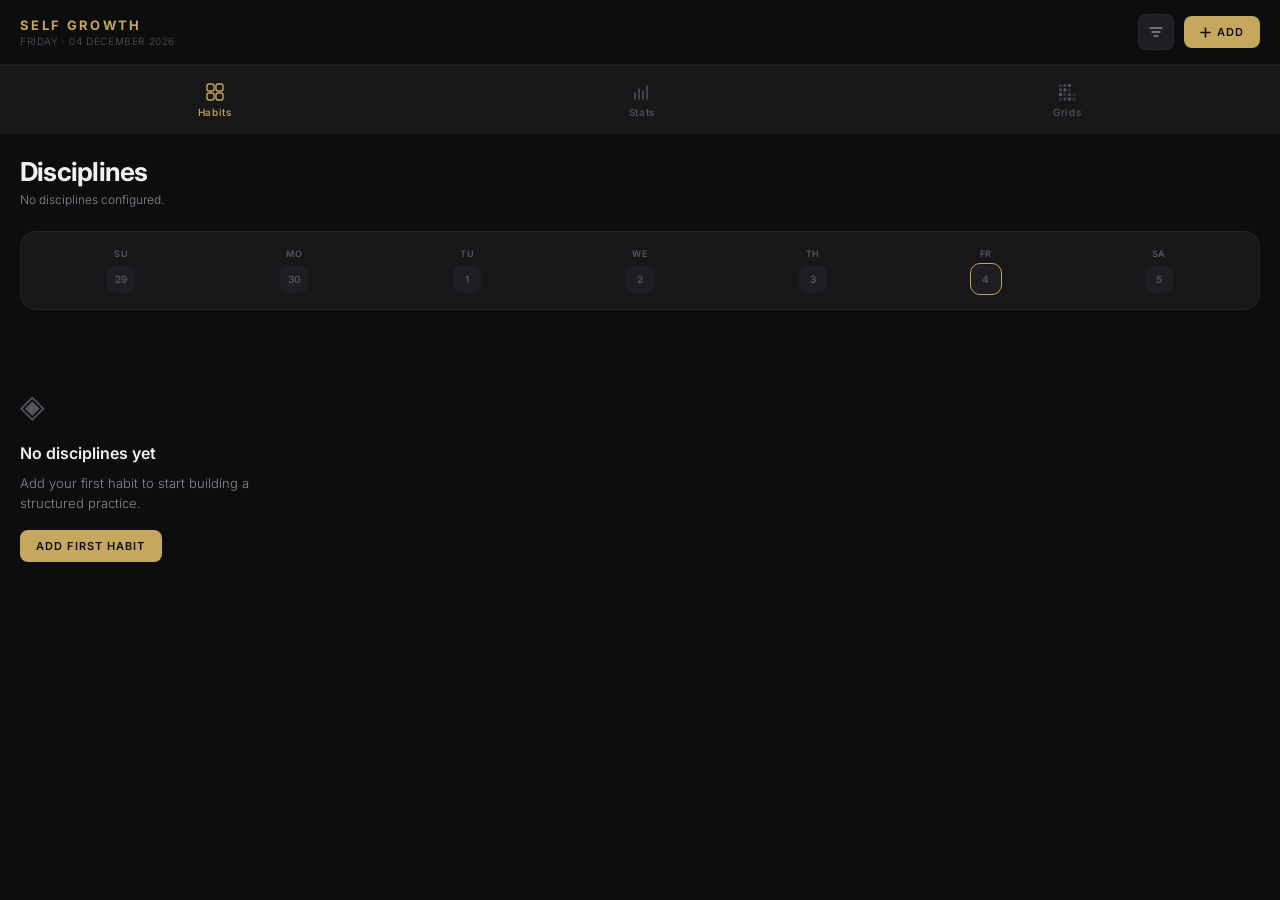
<file: index.html>
<!DOCTYPE html>
<html lang="en">
<head>
  <meta charset="UTF-8" />
  <meta name="viewport" content="width=device-width, initial-scale=1.0, viewport-fit=cover" />
  <meta name="apple-mobile-web-app-capable" content="yes" />
  <meta name="apple-mobile-web-app-status-bar-style" content="black-translucent" />
  <meta name="apple-mobile-web-app-title" content="Self Growth" />
  <meta name="theme-color" content="#0D0D0F" />
  <meta name="mobile-web-app-capable" content="yes" />
  <meta name="description" content="Self Growth — Executive Habit Tracker" />

  <!-- PWA Icons -->
  <link rel="apple-touch-icon" href="icon-512.png" />
  <link rel="manifest" href="manifest.json" />

  <title>Self Growth</title>
  <link href="https://fonts.googleapis.com/css2?family=Inter:wght@300;400;500;600;700&display=swap" rel="stylesheet" />
  <link rel="stylesheet" href="styles.css" />
</head>
<body>

<div class="app" id="app">

  <!-- ══ TOP BAR ══ -->
  <header class="topbar">
    <div class="topbar__brand">
      <span class="topbar__logo">SELF GROWTH</span>
      <span class="topbar__date" id="headerDate"></span>
    </div>
    <div class="topbar__actions">
      <button class="icon-btn" id="openSortBtn" title="Sort">
        <svg width="16" height="16" viewBox="0 0 16 16" fill="none">
          <path d="M2 4h12M4 8h8M6 12h4" stroke="currentColor" stroke-width="1.3" stroke-linecap="round"/>
        </svg>
      </button>
      <button class="btn btn--gold" id="openAddBtn">
        <svg width="11" height="11" viewBox="0 0 11 11" fill="none">
          <path d="M5.5 1v9M1 5.5h9" stroke="currentColor" stroke-width="1.6" stroke-linecap="round"/>
        </svg>
        ADD
      </button>
    </div>
  </header>

  <!-- ══ BOTTOM NAV ══ -->
  <nav class="bottom-nav" id="bottomNav">
    <button class="nav-btn active" data-tab="habits">
      <svg width="20" height="20" viewBox="0 0 20 20" fill="none">
        <rect x="2" y="2" width="7" height="7" rx="2" stroke="currentColor" stroke-width="1.4"/>
        <rect x="11" y="2" width="7" height="7" rx="2" stroke="currentColor" stroke-width="1.4"/>
        <rect x="2" y="11" width="7" height="7" rx="2" stroke="currentColor" stroke-width="1.4"/>
        <rect x="11" y="11" width="7" height="7" rx="2" stroke="currentColor" stroke-width="1.4"/>
      </svg>
      <span>Habits</span>
    </button>
    <button class="nav-btn" data-tab="stats">
      <svg width="20" height="20" viewBox="0 0 20 20" fill="none">
        <path d="M3 17V11M7 17V7M11 17V9M15 17V4" stroke="currentColor" stroke-width="1.4" stroke-linecap="round"/>
      </svg>
      <span>Stats</span>
    </button>
    <button class="nav-btn" data-tab="grids">
      <svg width="20" height="20" viewBox="0 0 20 20" fill="none">
        <rect x="2" y="2" width="3" height="3" rx="0.5" fill="currentColor" opacity="0.4"/>
        <rect x="6.5" y="2" width="3" height="3" rx="0.5" fill="currentColor" opacity="0.7"/>
        <rect x="11" y="2" width="3" height="3" rx="0.5" fill="currentColor"/>
        <rect x="2" y="6.5" width="3" height="3" rx="0.5" fill="currentColor" opacity="0.7"/>
        <rect x="6.5" y="6.5" width="3" height="3" rx="0.5" fill="currentColor"/>
        <rect x="11" y="6.5" width="3" height="3" rx="0.5" fill="currentColor" opacity="0.4"/>
        <rect x="2" y="11" width="3" height="3" rx="0.5" fill="currentColor"/>
        <rect x="6.5" y="11" width="3" height="3" rx="0.5" fill="currentColor" opacity="0.4"/>
        <rect x="11" y="11" width="3" height="3" rx="0.5" fill="currentColor" opacity="0.7"/>
        <rect x="15.5" y="11" width="3" height="3" rx="0.5" fill="currentColor" opacity="0.3"/>
        <rect x="2" y="15.5" width="3" height="3" rx="0.5" fill="currentColor" opacity="0.4"/>
        <rect x="6.5" y="15.5" width="3" height="3" rx="0.5" fill="currentColor" opacity="0.7"/>
        <rect x="11" y="15.5" width="3" height="3" rx="0.5" fill="currentColor"/>
        <rect x="15.5" y="15.5" width="3" height="3" rx="0.5" fill="currentColor" opacity="0.5"/>
      </svg>
      <span>Grids</span>
    </button>
  </nav>

  <!-- ══ TAB: HABITS ══ -->
  <main class="tab-content active" id="tab-habits">

    <div class="page-hero">
      <h1 class="page-hero__title">Disciplines</h1>
      <p class="page-hero__sub" id="heroSub">—</p>
    </div>

    <!-- Weekly mini progress -->
    <div class="week-strip" id="weekStrip"></div>

    <!-- Habit list -->
    <div class="habit-list" id="habitList"></div>

    <!-- Empty -->
    <div class="empty-state" id="emptyState" style="display:none">
      <div class="empty-icon">◈</div>
      <p class="empty-title">No disciplines yet</p>
      <p class="empty-body">Add your first habit to start building a structured practice.</p>
      <button class="btn btn--gold" id="emptyAddBtn">ADD FIRST HABIT</button>
    </div>

  </main>

  <!-- ══ TAB: STATS ══ -->
  <main class="tab-content" id="tab-stats">

    <div class="page-hero">
      <h1 class="page-hero__title">Analytics</h1>
      <p class="page-hero__sub">Performance overview</p>
    </div>

    <!-- Global score card -->
    <div class="score-card" id="scoreCard">
      <div class="score-card__label">DISCIPLINE SCORE</div>
      <div class="score-card__value" id="disciplineScore">—</div>
      <div class="score-card__bar-wrap">
        <div class="score-card__bar" id="disciplineBar"></div>
      </div>
      <div class="score-card__sub" id="disciplineScoreSub">—</div>
    </div>

    <!-- Stats grid -->
    <div class="stats-grid-2" id="statsGrid2"></div>

    <!-- Per-habit breakdown -->
    <div class="section-label">HABIT BREAKDOWN</div>
    <div class="habit-breakdown-list" id="habitBreakdown"></div>

    <!-- Widget Export -->
    <div class="section-label" style="margin-top:32px">SCRIPTABLE WIDGET</div>
    <div class="widget-export-card">
      <div class="widget-export-card__icon">⬡</div>
      <div class="widget-export-card__info">
        <div class="widget-export-card__title">Export Widget Data</div>
        <div class="widget-export-card__sub">Save JSON to iCloud Drive → Scriptable folder to power your home screen widget</div>
      </div>
      <button class="btn btn--gold" id="exportWidgetBtn">EXPORT</button>
    </div>

  </main>

  <!-- ══ TAB: GRIDS ══ -->
  <main class="tab-content" id="tab-grids">

    <div class="page-hero">
      <h1 class="page-hero__title">Activity Grids</h1>
      <p class="page-hero__sub">Year-long completion heatmaps</p>
    </div>

    <div class="grids-container" id="gridsContainer"></div>

    <div class="empty-state" id="gridsEmpty" style="display:none">
      <div class="empty-icon">▦</div>
      <p class="empty-title">No habits tracked</p>
      <p class="empty-body">Add habits to see your completion grids.</p>
    </div>

  </main>

</div>

<!-- ══ MODAL: ADD HABIT ══ -->
<div class="modal-overlay" id="addModal">
  <div class="modal">
    <div class="modal__header">
      <span class="modal__title">NEW DISCIPLINE</span>
      <button class="modal__close" id="closeAddModal">
        <svg width="13" height="13" viewBox="0 0 13 13" fill="none">
          <path d="M1 1l11 11M12 1L1 12" stroke="currentColor" stroke-width="1.4" stroke-linecap="round"/>
        </svg>
      </button>
    </div>
    <div class="modal__body">

      <div class="form-row">
        <label class="form-label">HABIT NAME</label>
        <input class="form-input" id="inputName" type="text" placeholder="e.g. Morning Meditation" maxlength="40" autocomplete="off" />
      </div>

      <div class="form-row">
        <label class="form-label">DAILY GOAL (COUNT)</label>
        <input class="form-input" id="inputGoal" type="number" placeholder="1" min="1" max="99" value="1" />
      </div>

      <div class="form-row">
        <label class="form-label">TYPE</label>
        <div class="type-toggle">
          <button class="type-btn active" data-type="build" id="btnBuild">BUILD</button>
          <button class="type-btn" data-type="break" id="btnBreak">BREAK</button>
        </div>
      </div>

      <div class="form-row">
        <label class="form-label">SYMBOL</label>
        <div class="emoji-grid" id="emojiGrid"></div>
      </div>

      <div class="form-row">
        <label class="form-label">ACCENT COLOR</label>
        <div class="color-grid" id="colorGrid"></div>
      </div>

      <div class="modal__footer">
        <button class="btn btn--ghost" id="cancelAddBtn">CANCEL</button>
        <button class="btn btn--gold" id="saveHabitBtn">CREATE</button>
      </div>
    </div>
  </div>
</div>

<!-- ══ MODAL: SORT ══ -->
<div class="modal-overlay" id="sortModal">
  <div class="modal modal--sm">
    <div class="modal__header">
      <span class="modal__title">SORT BY</span>
      <button class="modal__close" id="closeSortModal">
        <svg width="13" height="13" viewBox="0 0 13 13" fill="none">
          <path d="M1 1l11 11M12 1L1 12" stroke="currentColor" stroke-width="1.4" stroke-linecap="round"/>
        </svg>
      </button>
    </div>
    <div class="modal__body">
      <div class="sort-list">
        <button class="sort-item" data-sort="manual">Manual order</button>
        <button class="sort-item" data-sort="name">Name A → Z</button>
        <button class="sort-item" data-sort="streak">Longest streak</button>
        <button class="sort-item" data-sort="completion">Highest completion</button>
        <button class="sort-item" data-sort="created">Date created</button>
      </div>
    </div>
  </div>
</div>

<!-- ══ MODAL: HABIT DETAIL ══ -->
<div class="modal-overlay" id="detailModal">
  <div class="modal modal--full" id="detailModalInner">
    <div class="modal__header">
      <span class="modal__title" id="detailTitle">HABIT DETAIL</span>
      <button class="modal__close" id="closeDetailModal">
        <svg width="13" height="13" viewBox="0 0 13 13" fill="none">
          <path d="M1 1l11 11M12 1L1 12" stroke="currentColor" stroke-width="1.4" stroke-linecap="round"/>
        </svg>
      </button>
    </div>
    <div class="modal__body" id="detailBody"></div>
  </div>
</div>

<script src="script.js"></script>
</body>
</html>
</file>
<file: styles.css>
/* ═══════════════════════════════════════════════════
   SELF GROWTH — Executive Habit Tracker PWA
   styles.css
   ═══════════════════════════════════════════════════ */

/* ─── RESET ─── */
*, *::before, *::after { box-sizing: border-box; margin: 0; padding: 0; }

/* ─── TOKENS ─── */
:root {
  --bg:            #0D0D0F;
  --surface:       #17171A;
  --surface-2:     #1E1E22;
  --surface-3:     #252529;
  --surface-4:     #2C2C31;

  --text-1:        #F1F1F1;
  --text-2:        #8A8A90;
  --text-3:        #55555C;

  --gold:          #C6A75E;
  --gold-dim:      rgba(198,167,94,0.12);
  --gold-border:   rgba(198,167,94,0.28);

  --border:        rgba(255,255,255,0.055);
  --border-2:      rgba(255,255,255,0.10);

  --r-sm:    8px;
  --r-md:    12px;
  --r-lg:    16px;
  --r-xl:    20px;

  --t:       150ms ease;

  /* Safe areas for iPhone notch/home indicator */
  --safe-top:    env(safe-area-inset-top, 0px);
  --safe-bottom: env(safe-area-inset-bottom, 0px);
  --safe-left:   env(safe-area-inset-left, 0px);
  --safe-right:  env(safe-area-inset-right, 0px);
}

/* ─── BASE ─── */
html {
  font-size: 16px;
  -webkit-font-smoothing: antialiased;
  -moz-osx-font-smoothing: grayscale;
  -webkit-tap-highlight-color: transparent;
  overscroll-behavior: none;
}

body {
  font-family: 'Inter', -apple-system, sans-serif;
  font-weight: 400;
  background: var(--bg);
  color: var(--text-1);
  min-height: 100vh;
  min-height: 100dvh;
  overflow-x: hidden;
  user-select: none;
}

/* Scrollbar */
::-webkit-scrollbar { width: 3px; }
::-webkit-scrollbar-track { background: transparent; }
::-webkit-scrollbar-thumb { background: var(--surface-3); border-radius: 3px; }

/* ─── APP SHELL ─── */
.app {
  display: flex;
  flex-direction: column;
  height: 100dvh;
  overflow: hidden;
}

/* ─── TOP BAR ─── */
.topbar {
  display: flex;
  align-items: center;
  justify-content: space-between;
  padding: calc(var(--safe-top) + 14px) 20px 14px;
  background: var(--bg);
  border-bottom: 1px solid var(--border);
  flex-shrink: 0;
  z-index: 50;
}

.topbar__brand {
  display: flex;
  flex-direction: column;
  gap: 2px;
}

.topbar__logo {
  font-size: 13px;
  font-weight: 700;
  letter-spacing: 0.18em;
  color: var(--gold);
}

.topbar__date {
  font-size: 10px;
  font-weight: 300;
  letter-spacing: 0.06em;
  color: var(--text-3);
  text-transform: uppercase;
}

.topbar__actions {
  display: flex;
  align-items: center;
  gap: 10px;
}

/* ─── BUTTONS ─── */
.btn {
  display: inline-flex;
  align-items: center;
  gap: 6px;
  padding: 9px 16px;
  border-radius: var(--r-sm);
  border: none;
  font-family: 'Inter', sans-serif;
  font-size: 11px;
  font-weight: 600;
  letter-spacing: 0.1em;
  cursor: pointer;
  transition: background var(--t), color var(--t), opacity var(--t);
  white-space: nowrap;
}

.btn--gold {
  background: var(--gold);
  color: #0D0D0F;
}
.btn--gold:active { opacity: 0.85; }

.btn--ghost {
  background: var(--surface-2);
  color: var(--text-2);
  border: 1px solid var(--border);
}
.btn--ghost:active { background: var(--surface-3); }

.icon-btn {
  width: 36px;
  height: 36px;
  border-radius: var(--r-sm);
  background: var(--surface-2);
  border: 1px solid var(--border);
  color: var(--text-2);
  display: flex;
  align-items: center;
  justify-content: center;
  cursor: pointer;
  transition: background var(--t), color var(--t);
}
.icon-btn:active { background: var(--surface-3); color: var(--text-1); }

/* ─── BOTTOM NAV ─── */
.bottom-nav {
  display: flex;
  align-items: center;
  justify-content: space-around;
  padding: 10px 0 calc(var(--safe-bottom) + 10px);
  background: var(--surface);
  border-top: 1px solid var(--border);
  flex-shrink: 0;
  z-index: 50;
}

.nav-btn {
  display: flex;
  flex-direction: column;
  align-items: center;
  gap: 4px;
  padding: 6px 20px;
  background: none;
  border: none;
  color: var(--text-3);
  cursor: pointer;
  transition: color var(--t);
  font-family: 'Inter', sans-serif;
  font-size: 10px;
  font-weight: 500;
  letter-spacing: 0.06em;
  min-width: 70px;
}

.nav-btn.active { color: var(--gold); }
.nav-btn:active { opacity: 0.7; }

/* ─── TAB CONTENT ─── */
.tab-content {
  flex: 1;
  overflow-y: auto;
  overflow-x: hidden;
  padding: 24px 20px 20px;
  display: none;
  -webkit-overflow-scrolling: touch;
}

.tab-content.active { display: block; }

/* ─── PAGE HERO ─── */
.page-hero {
  margin-bottom: 24px;
}

.page-hero__title {
  font-size: 26px;
  font-weight: 700;
  letter-spacing: -0.03em;
  color: var(--text-1);
  line-height: 1.1;
}

.page-hero__sub {
  margin-top: 5px;
  font-size: 12px;
  font-weight: 300;
  color: var(--text-2);
}

/* ─── WEEK STRIP ─── */
.week-strip {
  display: grid;
  grid-template-columns: repeat(7, 1fr);
  gap: 4px;
  padding: 16px;
  background: var(--surface);
  border: 1px solid var(--border);
  border-radius: var(--r-lg);
  margin-bottom: 20px;
}

.week-cell {
  display: flex;
  flex-direction: column;
  align-items: center;
  gap: 6px;
}

.week-cell__day {
  font-size: 9px;
  font-weight: 600;
  letter-spacing: 0.06em;
  color: var(--text-3);
  text-transform: uppercase;
}

.week-cell__dot {
  width: 28px;
  height: 28px;
  border-radius: 8px;
  background: var(--surface-2);
  display: flex;
  align-items: center;
  justify-content: center;
  font-size: 10px;
  font-weight: 600;
  color: var(--text-3);
  transition: background var(--t), color var(--t);
}

.week-cell__dot.is-today {
  outline: 1.5px solid var(--gold);
  outline-offset: 1px;
}

.week-cell__dot.is-full {
  background: var(--gold);
  color: #0D0D0F;
}

.week-cell__dot.is-partial {
  background: var(--surface-3);
  color: var(--gold);
}

/* ─── HABIT LIST ─── */
.habit-list {
  display: flex;
  flex-direction: column;
  gap: 2px;
}

/* ─── HABIT CARD ─── */
.habit-card {
  background: var(--surface);
  border: 1px solid var(--border);
  border-radius: var(--r-lg);
  overflow: hidden;
  transition: border-color var(--t);
  animation: fadeUp 0.15s ease forwards;
  opacity: 0;
}

@keyframes fadeUp {
  from { opacity: 0; transform: translateY(6px); }
  to   { opacity: 1; transform: translateY(0); }
}

.habit-card:active { background: var(--surface-2); }
.habit-card.is-complete { border-color: var(--gold-border); }

/* Accent strip */
.habit-card__strip {
  height: 2px;
  width: 100%;
  background: var(--surface-3);
  transition: background var(--t);
}
.habit-card.is-complete .habit-card__strip {
  background: var(--gold);
}

/* Card main row */
.habit-card__row {
  display: flex;
  align-items: center;
  padding: 14px 16px;
  gap: 12px;
}

/* Toggle circle */
.habit-toggle {
  width: 24px;
  height: 24px;
  border-radius: 50%;
  border: 1.5px solid var(--text-3);
  background: transparent;
  cursor: pointer;
  flex-shrink: 0;
  display: flex;
  align-items: center;
  justify-content: center;
  transition: border-color var(--t), background var(--t);
  -webkit-tap-highlight-color: transparent;
}
.habit-toggle:active { transform: scale(0.9); }
.habit-card.is-complete .habit-toggle {
  background: var(--gold);
  border-color: var(--gold);
}
.habit-toggle__check {
  opacity: 0;
  transition: opacity var(--t);
}
.habit-card.is-complete .habit-toggle__check { opacity: 1; }

/* Emoji */
.habit-emoji {
  font-size: 20px;
  flex-shrink: 0;
  width: 28px;
  text-align: center;
}

/* Info block */
.habit-info { flex: 1; min-width: 0; }

.habit-name {
  font-size: 14px;
  font-weight: 400;
  color: var(--text-1);
  white-space: nowrap;
  overflow: hidden;
  text-overflow: ellipsis;
  transition: color var(--t);
}
.habit-card.is-complete .habit-name { color: var(--text-2); }

.habit-tags {
  display: flex;
  align-items: center;
  gap: 8px;
  margin-top: 3px;
}

.habit-tag {
  font-size: 9px;
  font-weight: 600;
  letter-spacing: 0.08em;
  color: var(--text-3);
  text-transform: uppercase;
}

.habit-streak {
  font-size: 9px;
  font-weight: 500;
  letter-spacing: 0.05em;
}

/* Count control */
.habit-count {
  display: flex;
  align-items: center;
  gap: 0;
  flex-shrink: 0;
}

.count-btn {
  width: 28px;
  height: 28px;
  border-radius: 50%;
  border: 1px solid var(--border);
  background: var(--surface-2);
  color: var(--text-2);
  font-size: 16px;
  font-weight: 300;
  cursor: pointer;
  display: flex;
  align-items: center;
  justify-content: center;
  transition: background var(--t), color var(--t);
  flex-shrink: 0;
  line-height: 1;
  font-family: 'Inter', sans-serif;
}
.count-btn:active { background: var(--surface-4); color: var(--text-1); }

.count-val {
  min-width: 32px;
  text-align: center;
  font-size: 13px;
  font-weight: 700;
  color: var(--text-1);
  letter-spacing: -0.02em;
}

/* Progress bar row */
.habit-card__progress {
  padding: 0 16px 14px;
  display: flex;
  align-items: center;
  gap: 10px;
}

.progress-track {
  flex: 1;
  height: 2px;
  background: var(--surface-3);
  border-radius: 2px;
  overflow: hidden;
}

.progress-fill {
  height: 100%;
  border-radius: 2px;
  background: var(--gold);
  transition: width 0.3s ease;
}

.progress-label {
  font-size: 10px;
  font-weight: 500;
  color: var(--text-3);
  flex-shrink: 0;
  min-width: 48px;
  text-align: right;
}

/* ─── EMPTY STATE ─── */
.empty-state {
  padding: 56px 0;
  display: flex;
  flex-direction: column;
  align-items: flex-start;
  gap: 10px;
}
.empty-icon { font-size: 32px; color: var(--text-3); margin-bottom: 8px; }
.empty-title { font-size: 16px; font-weight: 600; color: var(--text-1); }
.empty-body  { font-size: 13px; font-weight: 300; color: var(--text-2); max-width: 280px; line-height: 1.6; margin-bottom: 6px; }

/* ─── STATS TAB ─── */
.score-card {
  background: var(--surface);
  border: 1px solid var(--gold-border);
  border-radius: var(--r-xl);
  padding: 24px;
  margin-bottom: 16px;
}

.score-card__label {
  font-size: 9px;
  font-weight: 600;
  letter-spacing: 0.14em;
  color: var(--text-3);
  text-transform: uppercase;
  margin-bottom: 8px;
}

.score-card__value {
  font-size: 52px;
  font-weight: 700;
  letter-spacing: -0.04em;
  color: var(--gold);
  line-height: 1;
  margin-bottom: 14px;
}

.score-card__bar-wrap {
  height: 3px;
  background: var(--surface-3);
  border-radius: 3px;
  overflow: hidden;
  margin-bottom: 10px;
}

.score-card__bar {
  height: 100%;
  background: var(--gold);
  border-radius: 3px;
  transition: width 0.6s ease;
}

.score-card__sub {
  font-size: 11px;
  font-weight: 300;
  color: var(--text-2);
}

.stats-grid-2 {
  display: grid;
  grid-template-columns: 1fr 1fr;
  gap: 10px;
  margin-bottom: 28px;
}

.stat-box {
  background: var(--surface);
  border: 1px solid var(--border);
  border-radius: var(--r-lg);
  padding: 18px 16px;
}

.stat-box__val {
  font-size: 28px;
  font-weight: 700;
  letter-spacing: -0.03em;
  color: var(--text-1);
  line-height: 1;
  margin-bottom: 6px;
}

.stat-box__lbl {
  font-size: 9px;
  font-weight: 600;
  letter-spacing: 0.1em;
  color: var(--text-3);
  text-transform: uppercase;
}

.stat-box--accent .stat-box__val { color: var(--gold); }

/* Section label */
.section-label {
  font-size: 9px;
  font-weight: 600;
  letter-spacing: 0.14em;
  color: var(--text-3);
  text-transform: uppercase;
  margin-bottom: 12px;
}

/* Habit breakdown rows */
.habit-breakdown-list {
  display: flex;
  flex-direction: column;
  gap: 8px;
  margin-bottom: 24px;
}

.breakdown-row {
  background: var(--surface);
  border: 1px solid var(--border);
  border-radius: var(--r-lg);
  padding: 16px;
  cursor: pointer;
  transition: border-color var(--t);
}
.breakdown-row:active { background: var(--surface-2); }

.breakdown-row__top {
  display: flex;
  align-items: center;
  gap: 10px;
  margin-bottom: 12px;
}

.breakdown-row__emoji { font-size: 18px; }

.breakdown-row__name {
  flex: 1;
  font-size: 13px;
  font-weight: 400;
  color: var(--text-1);
  min-width: 0;
  white-space: nowrap;
  overflow: hidden;
  text-overflow: ellipsis;
}

.breakdown-row__score {
  font-size: 13px;
  font-weight: 700;
  letter-spacing: -0.01em;
}

.breakdown-row__stats {
  display: grid;
  grid-template-columns: repeat(3, 1fr);
  gap: 8px;
}

.breakdown-stat__val {
  font-size: 15px;
  font-weight: 700;
  letter-spacing: -0.02em;
  color: var(--text-1);
}

.breakdown-stat__lbl {
  font-size: 8px;
  font-weight: 600;
  letter-spacing: 0.08em;
  color: var(--text-3);
  text-transform: uppercase;
  margin-top: 2px;
}

.breakdown-row__bar {
  height: 2px;
  background: var(--surface-3);
  border-radius: 2px;
  overflow: hidden;
  margin-top: 12px;
}
.breakdown-row__fill {
  height: 100%;
  border-radius: 2px;
  transition: width 0.4s ease;
}

/* ─── GRIDS TAB ─── */
.grids-container {
  display: flex;
  flex-direction: column;
  gap: 24px;
  padding-bottom: 20px;
}

.habit-grid-card {
  background: var(--surface);
  border: 1px solid var(--border);
  border-radius: var(--r-xl);
  padding: 20px;
  overflow: hidden;
}

.habit-grid-card__header {
  display: flex;
  align-items: center;
  gap: 10px;
  margin-bottom: 16px;
}

.habit-grid-card__emoji { font-size: 20px; }

.habit-grid-card__info { flex: 1; }

.habit-grid-card__name {
  font-size: 14px;
  font-weight: 500;
  color: var(--text-1);
}

.habit-grid-card__sub {
  font-size: 10px;
  font-weight: 300;
  color: var(--text-2);
  margin-top: 2px;
}

.habit-grid-card__streak {
  font-size: 13px;
  font-weight: 700;
  letter-spacing: -0.02em;
}

/* Year grid (GitHub/LeetCode style) */
.year-grid-wrap {
  overflow-x: auto;
  -webkit-overflow-scrolling: touch;
  padding-bottom: 4px;
}

.year-grid {
  display: grid;
  /* 53 weeks columns */
  grid-template-columns: repeat(53, 1fr);
  grid-template-rows: repeat(7, 1fr);
  gap: 2px;
  min-width: 540px;
  /* Fill by column (week-by-week) */
  grid-auto-flow: column;
}

.grid-cell {
  width: 100%;
  aspect-ratio: 1;
  border-radius: 2px;
  background: var(--surface-2);
  transition: background var(--t);
}

/* Color intensities — tinted by habit accent */
.grid-cell[data-level="0"] { background: var(--surface-2); }
.grid-cell[data-level="1"] { opacity: 0.35; }
.grid-cell[data-level="2"] { opacity: 0.65; }
.grid-cell[data-level="3"] { opacity: 1; }

.grid-cell--today {
  outline: 1px solid rgba(255,255,255,0.25);
  outline-offset: 1px;
}

/* Month labels above grid */
.year-month-labels {
  display: grid;
  grid-template-columns: repeat(53, 1fr);
  gap: 2px;
  min-width: 540px;
  margin-bottom: 4px;
}

.year-month-label {
  font-size: 8px;
  font-weight: 500;
  color: var(--text-3);
  letter-spacing: 0.04em;
  text-transform: uppercase;
  grid-column: span 1;
}

/* Legend */
.grid-legend {
  display: flex;
  align-items: center;
  gap: 8px;
  margin-top: 12px;
}
.grid-legend__label {
  font-size: 9px;
  color: var(--text-3);
  font-weight: 400;
}
.grid-legend__cells {
  display: flex;
  gap: 3px;
}
.grid-legend__cell {
  width: 10px;
  height: 10px;
  border-radius: 2px;
}

/* Monthly mini-calendar inside habit detail modal */
.mini-cal {
  margin-top: 20px;
}

.mini-cal__nav {
  display: flex;
  align-items: center;
  justify-content: space-between;
  margin-bottom: 12px;
}

.mini-cal__title {
  font-size: 11px;
  font-weight: 600;
  letter-spacing: 0.08em;
  color: var(--text-2);
  text-transform: uppercase;
}

.mini-cal__arrow {
  background: none;
  border: none;
  color: var(--text-2);
  font-size: 18px;
  cursor: pointer;
  padding: 0 4px;
  line-height: 1;
  transition: color var(--t);
}
.mini-cal__arrow:active { color: var(--text-1); }

.mini-cal__weekdays {
  display: grid;
  grid-template-columns: repeat(7, 1fr);
  gap: 2px;
  margin-bottom: 4px;
}
.mini-cal__wd {
  text-align: center;
  font-size: 8px;
  font-weight: 600;
  letter-spacing: 0.06em;
  color: var(--text-3);
  text-transform: uppercase;
  padding: 3px 0;
}

.mini-cal__grid {
  display: grid;
  grid-template-columns: repeat(7, 1fr);
  gap: 3px;
}

.mini-cal__cell {
  aspect-ratio: 1;
  border-radius: 5px;
  display: flex;
  align-items: center;
  justify-content: center;
  font-size: 10px;
  color: var(--text-3);
  background: var(--surface-2);
}
.mini-cal__cell--done {
  color: #0D0D0F;
  font-weight: 600;
}
.mini-cal__cell--today {
  outline: 1px solid rgba(255,255,255,0.3);
  outline-offset: 1px;
}
.mini-cal__cell--future {
  background: transparent;
  color: var(--surface-3);
}
.mini-cal__cell--empty { background: transparent; }

/* ─── MODAL ─── */
.modal-overlay {
  position: fixed;
  inset: 0;
  background: rgba(0,0,0,0.8);
  backdrop-filter: blur(8px);
  -webkit-backdrop-filter: blur(8px);
  z-index: 100;
  display: flex;
  align-items: flex-end;
  padding: 0;
  opacity: 0;
  pointer-events: none;
  transition: opacity var(--t);
}
.modal-overlay.open {
  opacity: 1;
  pointer-events: all;
}

.modal {
  background: var(--surface);
  border: 1px solid var(--border-2);
  border-radius: var(--r-xl) var(--r-xl) 0 0;
  width: 100%;
  max-height: 92dvh;
  overflow: hidden;
  display: flex;
  flex-direction: column;
  transform: translateY(20px);
  transition: transform 200ms ease;
}
.modal-overlay.open .modal { transform: translateY(0); }

/* Center modal for sort/detail on larger screens */
.modal--sm {
  max-width: 340px;
  margin: auto;
  border-radius: var(--r-xl);
  transform: scale(0.96) translateY(0);
}
.modal-overlay.open .modal--sm { transform: scale(1); }

.modal--full {
  max-height: 96dvh;
}

.modal__header {
  display: flex;
  align-items: center;
  justify-content: space-between;
  padding: 20px 20px 0;
  flex-shrink: 0;
}

.modal__title {
  font-size: 11px;
  font-weight: 700;
  letter-spacing: 0.14em;
  color: var(--text-1);
}

.modal__close {
  width: 30px;
  height: 30px;
  border-radius: 50%;
  background: var(--surface-2);
  border: none;
  color: var(--text-2);
  display: flex;
  align-items: center;
  justify-content: center;
  cursor: pointer;
  transition: background var(--t), color var(--t);
}
.modal__close:active { background: var(--surface-3); color: var(--text-1); }

.modal__body {
  padding: 20px;
  overflow-y: auto;
  -webkit-overflow-scrolling: touch;
  flex: 1;
  display: flex;
  flex-direction: column;
  gap: 18px;
}

/* Drag handle */
.modal::before {
  content: '';
  display: block;
  width: 36px;
  height: 4px;
  background: var(--surface-4);
  border-radius: 4px;
  margin: 10px auto 0;
  flex-shrink: 0;
}
.modal--sm::before { display: none; }

/* ─── FORM ─── */
.form-row { display: flex; flex-direction: column; gap: 7px; }

.form-label {
  font-size: 9px;
  font-weight: 600;
  letter-spacing: 0.12em;
  color: var(--text-3);
  text-transform: uppercase;
}

.form-input {
  background: var(--surface-2);
  border: 1px solid var(--border);
  border-radius: var(--r-sm);
  padding: 13px 14px;
  font-family: 'Inter', sans-serif;
  font-size: 15px;
  font-weight: 400;
  color: var(--text-1);
  outline: none;
  transition: border-color var(--t);
  width: 100%;
}
.form-input::placeholder { color: var(--text-3); }
.form-input:focus { border-color: var(--gold-border); }

.type-toggle {
  display: flex;
  gap: 6px;
  background: var(--surface-2);
  border: 1px solid var(--border);
  border-radius: var(--r-sm);
  padding: 4px;
}

.type-btn {
  flex: 1;
  padding: 9px;
  border: none;
  border-radius: 6px;
  background: transparent;
  color: var(--text-2);
  font-family: 'Inter', sans-serif;
  font-size: 10px;
  font-weight: 600;
  letter-spacing: 0.1em;
  cursor: pointer;
  transition: background var(--t), color var(--t);
}
.type-btn.active {
  background: var(--gold);
  color: #0D0D0F;
}

/* Emoji grid */
.emoji-grid {
  display: grid;
  grid-template-columns: repeat(8, 1fr);
  gap: 5px;
  max-height: 144px;
  overflow-y: auto;
}

.emoji-btn {
  aspect-ratio: 1;
  border-radius: 8px;
  border: 1.5px solid transparent;
  background: var(--surface-2);
  font-size: 18px;
  cursor: pointer;
  display: flex;
  align-items: center;
  justify-content: center;
  transition: background var(--t), border-color var(--t), transform var(--t);
}
.emoji-btn:active { transform: scale(0.92); }
.emoji-btn.selected {
  border-color: var(--gold);
  background: var(--gold-dim);
}

/* Color grid */
.color-grid {
  display: flex;
  gap: 8px;
  flex-wrap: wrap;
}

.color-swatch {
  width: 30px;
  height: 30px;
  border-radius: 50%;
  cursor: pointer;
  border: 2.5px solid transparent;
  transition: transform var(--t), border-color var(--t);
  position: relative;
}
.color-swatch:active { transform: scale(0.9); }
.color-swatch.selected { border-color: rgba(255,255,255,0.5); }
.color-swatch.selected::after {
  content: '✓';
  position: absolute;
  inset: 0;
  display: flex;
  align-items: center;
  justify-content: center;
  font-size: 12px;
  font-weight: 700;
  color: rgba(255,255,255,0.9);
}

/* Modal footer */
.modal__footer {
  display: flex;
  gap: 10px;
  padding-top: 4px;
}
.modal__footer .btn { flex: 1; justify-content: center; padding: 13px; }

/* Sort list */
.sort-list { display: flex; flex-direction: column; gap: 2px; }

.sort-item {
  width: 100%;
  padding: 13px 14px;
  text-align: left;
  background: none;
  border: none;
  border-radius: var(--r-sm);
  font-family: 'Inter', sans-serif;
  font-size: 14px;
  font-weight: 400;
  color: var(--text-2);
  cursor: pointer;
  transition: background var(--t), color var(--t);
}
.sort-item:active { background: var(--surface-2); color: var(--text-1); }
.sort-item.active { color: var(--gold); }

/* ─── DETAIL MODAL ─── */
.detail-hero {
  display: flex;
  align-items: center;
  gap: 14px;
  padding-bottom: 20px;
  border-bottom: 1px solid var(--border);
  margin-bottom: 20px;
}
.detail-hero__emoji { font-size: 36px; }
.detail-hero__name {
  font-size: 18px;
  font-weight: 600;
  letter-spacing: -0.02em;
  color: var(--text-1);
}
.detail-hero__type {
  font-size: 10px;
  font-weight: 500;
  letter-spacing: 0.08em;
  color: var(--text-2);
  text-transform: uppercase;
  margin-top: 3px;
}

.detail-stats {
  display: grid;
  grid-template-columns: repeat(3, 1fr);
  gap: 10px;
  margin-bottom: 20px;
}

.detail-stat {
  background: var(--surface-2);
  border-radius: var(--r-md);
  padding: 14px 12px;
}
.detail-stat__val {
  font-size: 22px;
  font-weight: 700;
  letter-spacing: -0.03em;
  color: var(--text-1);
  line-height: 1;
  margin-bottom: 4px;
}
.detail-stat__lbl {
  font-size: 8px;
  font-weight: 600;
  letter-spacing: 0.1em;
  color: var(--text-3);
  text-transform: uppercase;
}

.detail-delete {
  margin-top: 8px;
  width: 100%;
  padding: 13px;
  background: rgba(220,53,69,0.08);
  border: 1px solid rgba(220,53,69,0.2);
  border-radius: var(--r-md);
  color: #e57373;
  font-family: 'Inter', sans-serif;
  font-size: 11px;
  font-weight: 600;
  letter-spacing: 0.1em;
  cursor: pointer;
  transition: background var(--t);
}
.detail-delete:active { background: rgba(220,53,69,0.16); }

/* ─── WIDGET EXPORT CARD ─── */
.widget-export-card {
  display: flex;
  align-items: center;
  gap: 14px;
  padding: 18px;
  background: var(--surface);
  border: 1px solid var(--gold-border);
  border-radius: var(--r-lg);
  margin-bottom: 32px;
}

.widget-export-card__icon {
  font-size: 24px;
  color: var(--gold);
  flex-shrink: 0;
  width: 32px;
  text-align: center;
}

.widget-export-card__info { flex: 1; min-width: 0; }

.widget-export-card__title {
  font-size: 13px;
  font-weight: 600;
  color: var(--text-1);
  margin-bottom: 3px;
}

.widget-export-card__sub {
  font-size: 11px;
  font-weight: 300;
  color: var(--text-2);
  line-height: 1.5;
}
</file>
